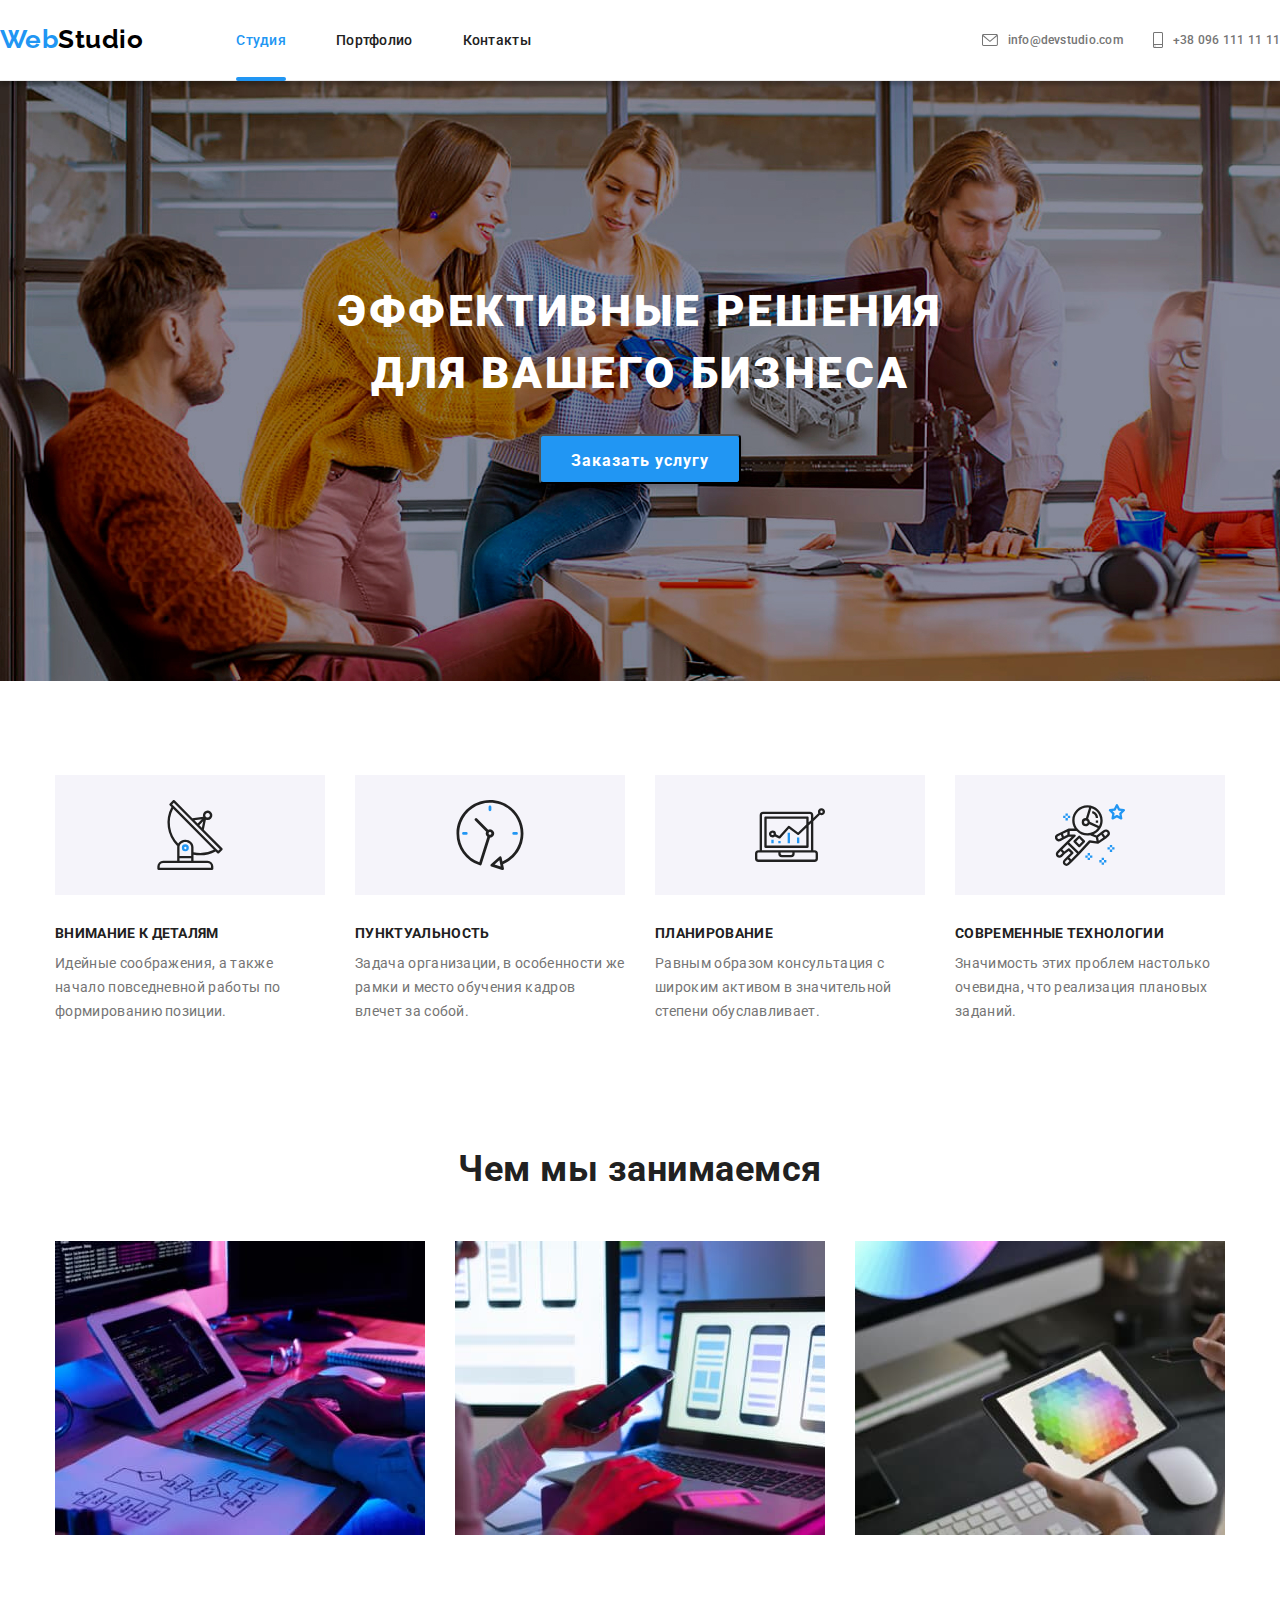
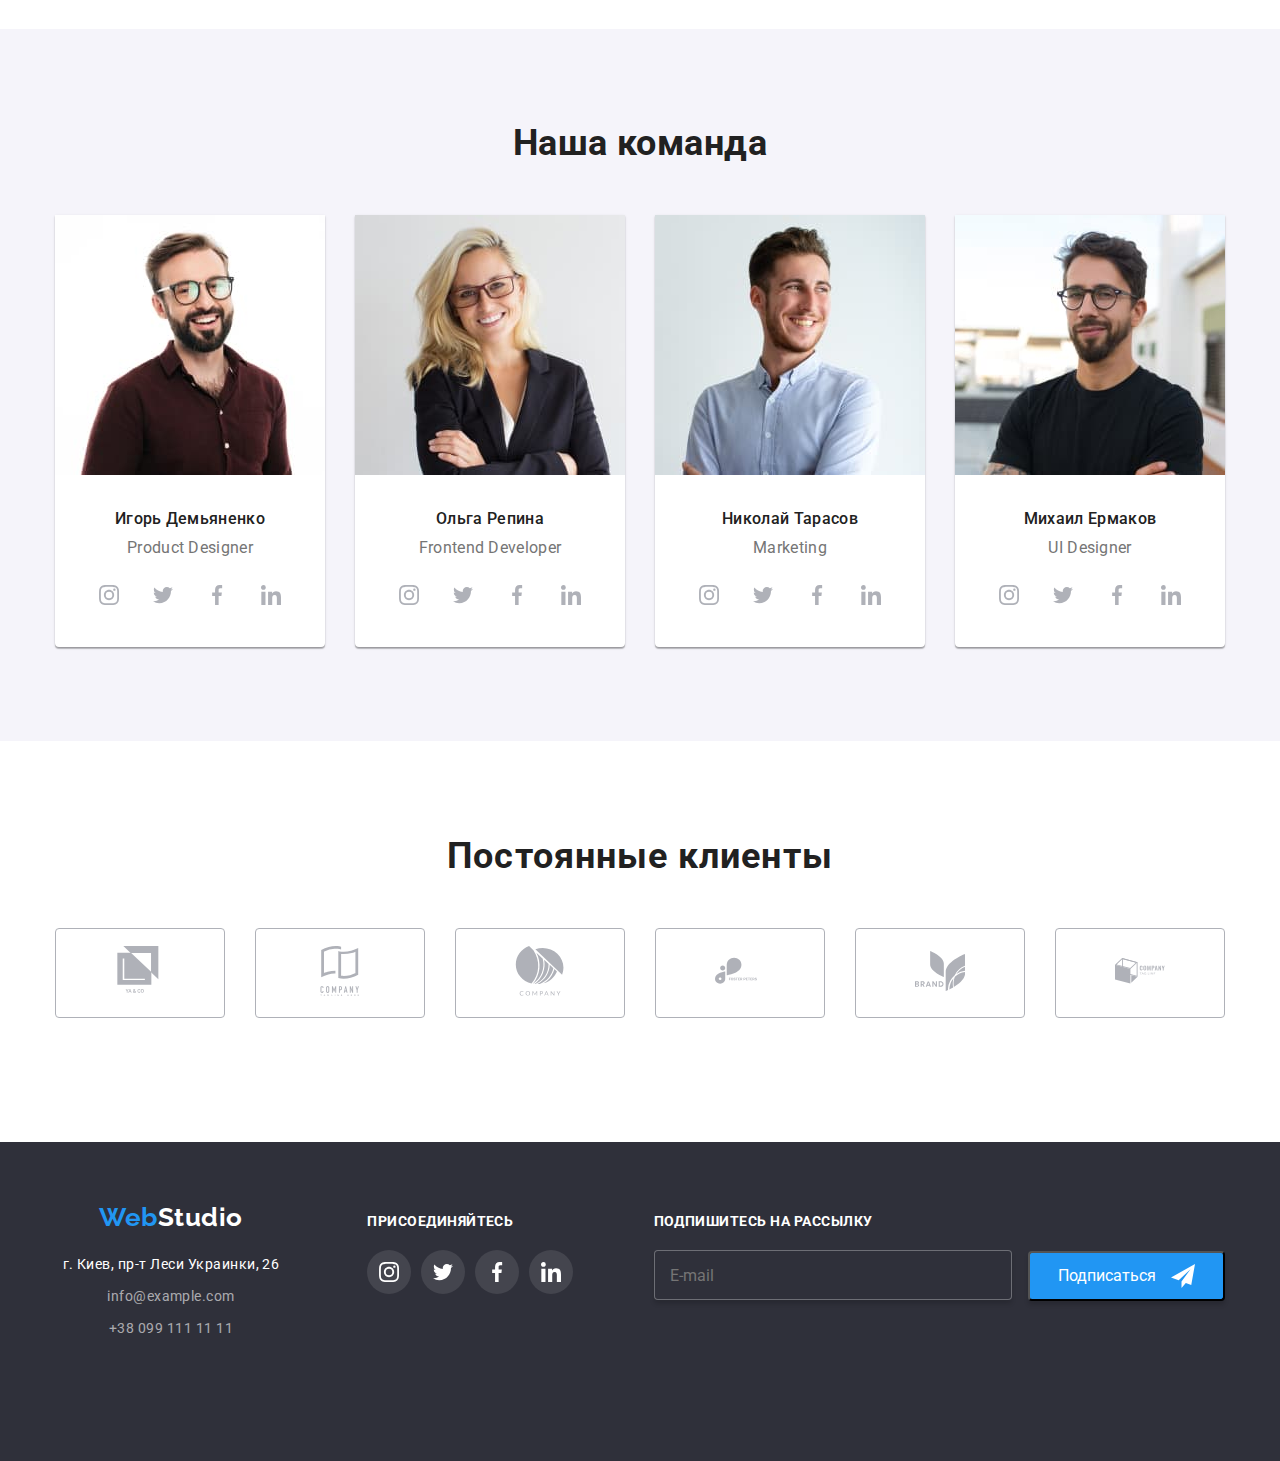
<file: index.html>
<!DOCTYPE html>
<html lang="ru">
<head>
    <meta charset="UTF-8">
    <meta name="viewport" content="width=device-width, initial-scale=1.0">
    <meta name="description" content="Веб Студия" />
    <title>Веб Студия</title>
    <link rel="stylesheet" href="https://cdnjs.cloudflare.com/ajax/libs/modern-normalize/1.0.0/modern-normalize.min.css">
    <link href="https://fonts.googleapis.com/css2?family=Raleway:wght@700&family=Roboto:wght@400;500;700;900&display=swap" rel="stylesheet">
    <link rel="stylesheet" href="./css/main.min.css">
</head>
<body class="body">
    <!--------------------------------------------- header ------------------------------------------------->
    <header class="header">
        <div class="container"></div>
            <nav class="header-nav">
                <a href="index.html" class="header-logo link">Web<span>Studio</span></a>
                <button type="button" class="header-menu" aria-expanded="false" aria-controls="header-menu-container" data-menu-button>
                    <svg width="40" height="40" aria-label="переключатель мобильного меню">
                        <use class="header-menu-open" href="./images/sprite.svg#menu-open"></use>
                        <use class="header-menu-close" href="./images/sprite.svg#menu-close"></use>
                    </svg>
                </button>
                <div class="header-menu-container" id="header-menu-container" data-menu>
                    <div class="header-menu-nav">
                        <ul class="list header-list flex">
                            <li class="header-item">
                                <a href="./index.html" class="header-current-page link header-link"><span class="header-current-page-underline"></span>Студия</a>
                            </li>
                            <li class="header-item">
                                <a href="./portfolio.html" class="header-link link">Портфолио</a>
                            </li>
                            <li class="header-item">
                                <a href="#" class="header-link link">Контакты</a>
                            </li>
                        </ul>
                    </div>
                    <div class="header-menu-contacts">
                        <address class="header-address">
                            <a href="mailto:info@devstudio.com" class="header-address-link link">
                                <svg class="header-address-svg-mail">
                                    <use href="./images/sprite.svg#envelope"></use>
                                </svg>info@devstudio.com</a>
                            <a href="tel:+380961111111" class="header-address-link link">
                                <svg class="header-address-svg-tel">
                                    <use href="./images/sprite.svg#smartphone"></use>
                                </svg>+38 096 111 11 11</a>
                        </address>
                    </div>
                </div>
            </nav>
        </div>
    </header>
    <main>
        <!----------------------------------------- hero ------------------------------------------------>
        <section class="hero" style="text-align: center;">
            <div class="container">
                <h1 class="hero-title"> Эффективные решения <br> для вашего бизнеса </h1>
                <button type="button" class="modal-btn" data-modal-open>Заказать услугу</button>
            </div>
        </section>
        <!---------------------------------------------  advanteges --------------------------------------------->
        <section class="advantages">
           <div class="container">
                <h2 hidden>Наши преимущества</h2>
                <ul class="advantages-list list">
                    <li class="advantages-item">
                        <h3 class="advantages-item-title">Внимание к деталям</h3>
                        <p class="advantages-text">Идейные соображения, а также начало повседневной работы по формированию позиции.</p>
                    </li>
                    <li class="advantages-item">
                        <h3 class="advantages-item-title">Пунктуальность</h3>
                        <p class="advantages-text">Задача организации, в особенности же рамки и место обучения кадров влечет за собой.
                        </p>
                    </li>
                    <li class="advantages-item">
                        <h3 class="advantages-item-title">Планирование</h3>
                        <p class="advantages-text">Равным образом консультация с широким активом в значительной степени обуславливает.
                        </p>
                    </li>
                    <li class="advantages-item">
                        <h3 class="advantages-item-title">Современные технологии</h3>
                        <p class="advantages-text">Значимость этих проблем настолько очевидна, что реализация плановых заданий.</p>
                    </li>
                </ul>
           </div>
        </section>
        <!--------------------------------------------- doing ----------------------------------------------->
        <section class="doing">
           <div class="container">
                <h2 class="doing-title">Чем мы занимаемся</h2>
                <ul class="list doing-flex">
                    <li class="doing-item">
                        <img class="doing-img" src="./images/studio/doing/img-1.jpg" alt="руки на клавиатуре" width="370" height="294">
                    </li>
                    <li class="doing-item">
                        <img class="doing-img" src="./images/studio/doing/img-2.jpg" alt="телефон в левой руке" width="370" height="294">
                    </li>
                    <li class="doing-item">
                        <img class="doing-img" src="./images/studio/doing/img-3.jpg" alt="планшет в левой руке" width="370" height="294">
                    </li>
                </ul>
           </div>
        </section>
        <!------------------------------------------------- team -------------------------------------------->
        <section class="team">
            <div class="container">
                <h2 class="team-title">Наша команда</h2>
                <ul class="team-list list">
                    <li class="team-item">
                        <picture>
                            <source srcset="./images/studio/team/img-1-desktop.jpg 1x, ./images/studio/team/img-1-desktop@2x.jpg 2x" media="(min-width: 1200px)">
                            <source srcset="./images/studio/team/img-1-tab.jpg 1x,  ./images/studio/team/img-1-tab@2x.jpg 2x" media="(min-width: 768px)">
                            <img class="team-item-img" srcset="./images/studio/team/img-1-mob.jpg 1x, ./images/studio/team/img-1-mob@2x.jpg 2x" src="./images/studio/team/img-1-mob.jpg" alt="мужчина с бородой в очках">
                        </picture>
                        <h3 class="team-item-title">Игорь Демьяненко</h3>
                        <p lang="en" class="team-item-text">Product Designer</p>
                        <ul class="list team-social-list">
                            <li class="team-social-item">
                                <a class="team-social-link">
                                    <svg class="team-svg">
                                        <use href="./images/sprite.svg#instagram"></use>
                                    </svg>
                                </a>
                            </li>
                            <li class="team-social-item">
                                <a class="team-social-link">
                                    <svg class="team-svg">
                                        <use href="./images/sprite.svg#twitter"></use>
                                    </svg>
                                </a>
                            </li>
                            <li class="team-social-item">
                                <a class="team-social-link">
                                    <svg class="team-svg">
                                        <use href="./images/sprite.svg#facebook"></use>
                                    </svg>
                                </a>
                            </li>
                            <li class="-team-social-item">
                                <a class="team-social-link">
                                    <svg class="team-svg">
                                        <use href="./images/sprite.svg#linkedin"></use>
                                    </svg>
                                </a>
                            </li>
                        </ul>
                    </li>
                    <li class="team-item">
                        <picture>
                            <source srcset="./images/studio/team/img-2-desktop.jpg 1x, ./images/studio/team/img-2-desktop@2x.jpg 2x" media="(min-width: 1200px)">
                            <source srcset="./images/studio/team/img-2-tab.jpg 1x,  ./images/studio/team/img-2-tab@2x.jpg 2x" media="(min-width: 768px)">
                            <img class="team-item-img" srcset="./images/studio/team/img-2-mob.jpg 1x, ./images/studio/team/img-2-mob@2x.jpg 2x" src="./images/studio/team/img-2-mob.jpg" alt="девушка блондинка">
                        </picture>
                        <h3 class="team-item-title">Ольга Репина</h3>
                        <p lang="en" class="team-item-text">Frontend Developer</p>
                        <ul class="list team-social-list">
                            <li class="team-social-item">
                                <a class="team-social-link">
                                    <svg class="team-svg">
                                        <use href="./images/sprite.svg#instagram"></use>
                                    </svg>
                                </a>
                            </li>
                            <li class="team-social-item">
                                <a class="team-social-link">
                                    <svg class="team-svg">
                                        <use href="./images/sprite.svg#twitter"></use>
                                    </svg>
                                </a>
                            </li>
                            <li class="team-social-item">
                                <a class="team-social-link">
                                    <svg class="team-svg">
                                        <use href="./images/sprite.svg#facebook"></use>
                                    </svg>
                                </a>
                            </li>
                            <li class="team-social-item">
                                <a class="team-social-link">
                                    <svg class="team-svg">
                                        <use href="./images/sprite.svg#linkedin"></use>
                                    </svg>
                                </a>
                            </li>
                        </ul>
                    </li>
                    <li class="team-item">
                        <picture>
                            <source srcset="./images/studio/team/img-3-desktop.jpg 1x, ./images/studio/team/img-3-desktop@2x.jpg 2x" media="(min-width: 1200px)">
                            <source srcset="./images/studio/team/img-3-tab.jpg 1x,  ./images/studio/team/img-3-tab@2x.jpg 2x" media="(min-width: 768px)">
                            <img class="team-item-img" srcset="./images/studio/team/img-3-mob.jpg 1x, ./images/studio/team/img-3-mob@2x.jpg 2x" src="./images/studio/team/img-3-mob.jpg" alt="парень в белой рубашке">
                        </picture>
                        <h3 class="team-item-title">Николай Тарасов</h3>
                        <p lang="en" class="team-item-text">Marketing</p>
                        <ul class="list team-social-list">
                            <li class="team-social-item">
                                <a class="team-social-link">
                                    <svg class="team-svg">
                                        <use href="./images/sprite.svg#instagram"></use>
                                    </svg>
                                </a>
                            </li>
                            <li class="team-social-item">
                                <a class="team-social-link">
                                    <svg class="team-svg">
                                        <use href="./images/sprite.svg#twitter"></use>
                                    </svg>
                                </a>
                            </li>
                            <li class="team-social-item">
                                <a class="team-social-link">
                                    <svg class="team-svg">
                                        <use href="./images/sprite.svg#facebook"></use>
                                    </svg>
                                </a>
                            </li>
                            <li class="team-social-item">
                                <a class="team-social-link">
                                    <svg class="team-svg">
                                        <use href="./images/sprite.svg#linkedin"></use>
                                    </svg>
                                </a>
                            </li>
                        </ul>
                    </li>
                    <li class="team-item">
                        <picture>
                            <source srcset="./images/studio/team/img-4-desktop.jpg 1x, ./images/studio/team/img-4-desktop@2x.jpg 2x" media="(min-width: 1200px)">
                            <source srcset="./images/studio/team/img-4-tab.jpg 1x,  ./images/studio/team/img-4-tab@2x.jpg 2x" media="(min-width: 768px)">
                            <img class="team-item-img" srcset="./images/studio/team/img-4-mob.jpg 1x, ./images/studio/team/img-4-mob@2x.jpg 2x" src="./images/studio/team/img-4-mob.jpg"  alt="парень в чёрной футболке">
                        </picture>
                        <h3 class="team-item-title">Михаил Ермаков</h3>
                        <p lang="en" class="team-item-text">UI Designer</p>
                        <ul class="list team-social-list" >
                            <li class="team-social-item">
                                <a class="team-social-link">
                                    <svg class="team-svg">
                                        <use href="./images/sprite.svg#instagram"></use>
                                    </svg>
                                </a>
                            </li>
                            <li class="team-social-item">
                                <a class="team-social-link">
                                    <svg class="team-svg">
                                        <use href="./images/sprite.svg#twitter"></use>
                                    </svg>
                                </a>
                            </li>
                            <li class="team-social-item">
                                <a class="team-social-link">
                                    <svg class="team-svg">
                                        <use href="./images/sprite.svg#facebook"></use>
                                    </svg>
                                </a>
                            </li>
                            <li class="team-social-item">
                                <a class="team-social-link">
                                    <svg class="team-svg">
                                        <use href="./images/sprite.svg#linkedin"></use>
                                    </svg>
                                </a>
                            </li>
                        </ul>
                    </li>
                </ul>
            </div>
        </section>
        <section class="clients container">
           <div>
                <h2 class="clients-title">Постоянные клиенты</h2>
                <ul class="clients-list list">
                    <li class="clients-item">
                        <a class="clients-link">
                            <svg class="clients-svg">
                                <use href="./images/sprite.svg#logo-1" class="link"> </use>
                            </svg>
                        </a>
                    </li>
                    <li class="clients-item">
                        <a class="clients-link">
                            <svg class="clients-svg">
                                <use href="./images/sprite.svg#logo-2" class="link"> </use>
                            </svg>
                        </a>
                    </li>
                    <li class="clients-item">
                        <a class="clients-link">
                            <svg class="clients-svg">
                                <use href="./images/sprite.svg#logo-3" class="link"> </use>
                            </svg>
                        </a>
                    </li>
                    <li class="clients-item">
                        <a class="clients-link">
                            <svg class="clients-svg">
                                <use href="./images/sprite.svg#logo-4" class="link"> </use>
                            </svg>
                        </a>
                    </li>
                    <li class="clients-item">
                        <a class="clients-link">
                            <svg class="clients-svg">
                                <use href="./images/sprite.svg#logo-5" class="link"> </use>
                            </svg>
                        </a>
                    </li>
                    <li class="clients-item">
                        <a class="clients-link">
                            <svg class="clients-svg">
                                <use href="./images/sprite.svg#logo-6" class="link"> </use>
                            </svg>
                        </a>
                    </li>
                </ul>
           </div> 
        </section>
    </main>
    <!------------------------------------------------------- footer ----------------------------------------------->
    <footer class="footer">
        <div class="footer-container container">
            <div>
                 <a href="index.html" class="footer-logo link">Web<span>Studio</span></a>
                 <address class="footer-address">
                     <a href="https://goo.gl/maps/Dk4rDZdeURu579xs7" target="_blank" class="footer-address-location link"> г. Киев, пр-т Леси Украинки, 26</a>
                     <a href="mailto:nfo@example.com" class="footer-address-mail link">info@example.com</a>
                     <a href="tel:+380991111111" class="footer-address-tel link">+38 099 111 11 11</a>
                 </address>
            </div>
            <div class="footer-join">
                <p class="footer-appeal">Присоединяйтесь</p>
                <ul class="list footer-join-list">
                    <li class="footer-join-item">
                        <a class="footer-join-link">
                            <svg class="footer-join-svg">
                                <use href="./images/sprite.svg#instagram"></use>
                            </svg>
                        </a>
                    </li>
                    <li class="footer-join-item">
                        <a class="footer-join-link">
                            <svg class="footer-join-svg">
                                <use href="./images/sprite.svg#twitter"></use>
                            </svg>
                        </a>
                    </li>
                    <li class="footer-join-item">
                        <a class="footer-join-link">
                            <svg class="footer-join-svg">
                                <use href="./images/sprite.svg#facebook"></use>
                            </svg>
                        </a>
                    </li>
                    <li class="footer-join-item">
                        <a class="footer-join-link">
                            <svg class="footer-join-svg">
                                <use href="./images/sprite.svg#linkedin"></use>
                            </svg>
                        </a>
                    </li>
                </ul>
            </div>
            <div>
                <p class="footer-appeal">Подпишитесь на рассылку</p>
                <input class="footer-sign-up" type="email" name="name" id="sign-up" placeholder="E-mail">
                <button type="submit" class="footer-sign-up-btn">Подписаться
                    <svg class="footer-sign-up-svg">
                        <use href="./images/sprite.svg#send"></use>
                    </svg>
                </button>
            </div>
        </div>
    </footer>
    <!--------------------------------- hero backdrop ------------------------------->
    <div class="hero-backdrop is-hidden" data-modal>
        <div class="hero-backdrop-modal">
            <h2 class="hero-backdrop-title">Оставьте свои данные, мы вам перезвоним</h2>
            <form>
                <div class="hero-backdrop-field">
                    <label class="hero-backdrop-label" for="name">Имя</label>
                    <div class="hero-backdrop-div">
                        <input class="hero-backdrop-input" type="text" name="name" id="name">
                        <svg class="hero-backdrop-svg" width="18" height="18">
                            <use href="./images/sprite.svg#person-black"></use>
                        </svg>
                    </div>
                </div>
                <div class="hero-backdrop-field">
                    <label class="hero-backdrop-label" for="tel">Телефон</label>
                    <div class="hero-backdrop-div">
                        <input class="hero-backdrop-input" type="tel" name="tel" id="tel">
                        <svg class="hero-backdrop-svg" width="18" height="18">
                            <use href="./images/sprite.svg#smartphone-black"></use>
                        </svg>
                    </div>
                </div>
                <div class="hero-backdrop-field">
                    <label class="hero-backdrop-label" for="email">Почта</label>
                    <div class="hero-backdrop-div">
                        <input autofocus class="hero-backdrop-input" type="email" name="email" id="email">
                        <svg class="hero-backdrop-svg" width="18" height="18">
                            <use href="./images/sprite.svg#email-black"></use>
                        </svg>
                    </div>
                </div>
                <div class="hero-backdrop-field">
                    <label class="hero-backdrop-label" for="comment">Комментарий</label>
                    <textarea class="hero-backdrop-comment" name="comment" id="comment" placeholder="Введите текст"></textarea>
                </div>
                <div class="hero-backdrop-checkbox">
                    <input class="hero-backdrop-checkbox-check visually-hidden" type="checkbox" name="checkbox" id="checkbox">
                    <label for="checkbox" class="hero-backdrop-checkbox-label">Соглашаюсь с рассылкой и принимаю&nbsp;<a href=""
                            class="hero-backdrop-checkbox-label-conditions"> Условия договора </a></label>
                </div>
                    <button type="submit" class="hero-backdrop-btn">Отправить</button>
                </form>
                <button type="button" class="hero-backdrop-modal-close" data-modal-close>
                <svg class="hero-backdrop-modal-close-svg">
                    <use href="./images/sprite.svg#close"></use>
                </svg>
                </button>
            </div>
        </div>
        <script src="./js/modal.js"></script>
        <script src="./js/menu.js"></script>
    </body>
    </html>
</file>
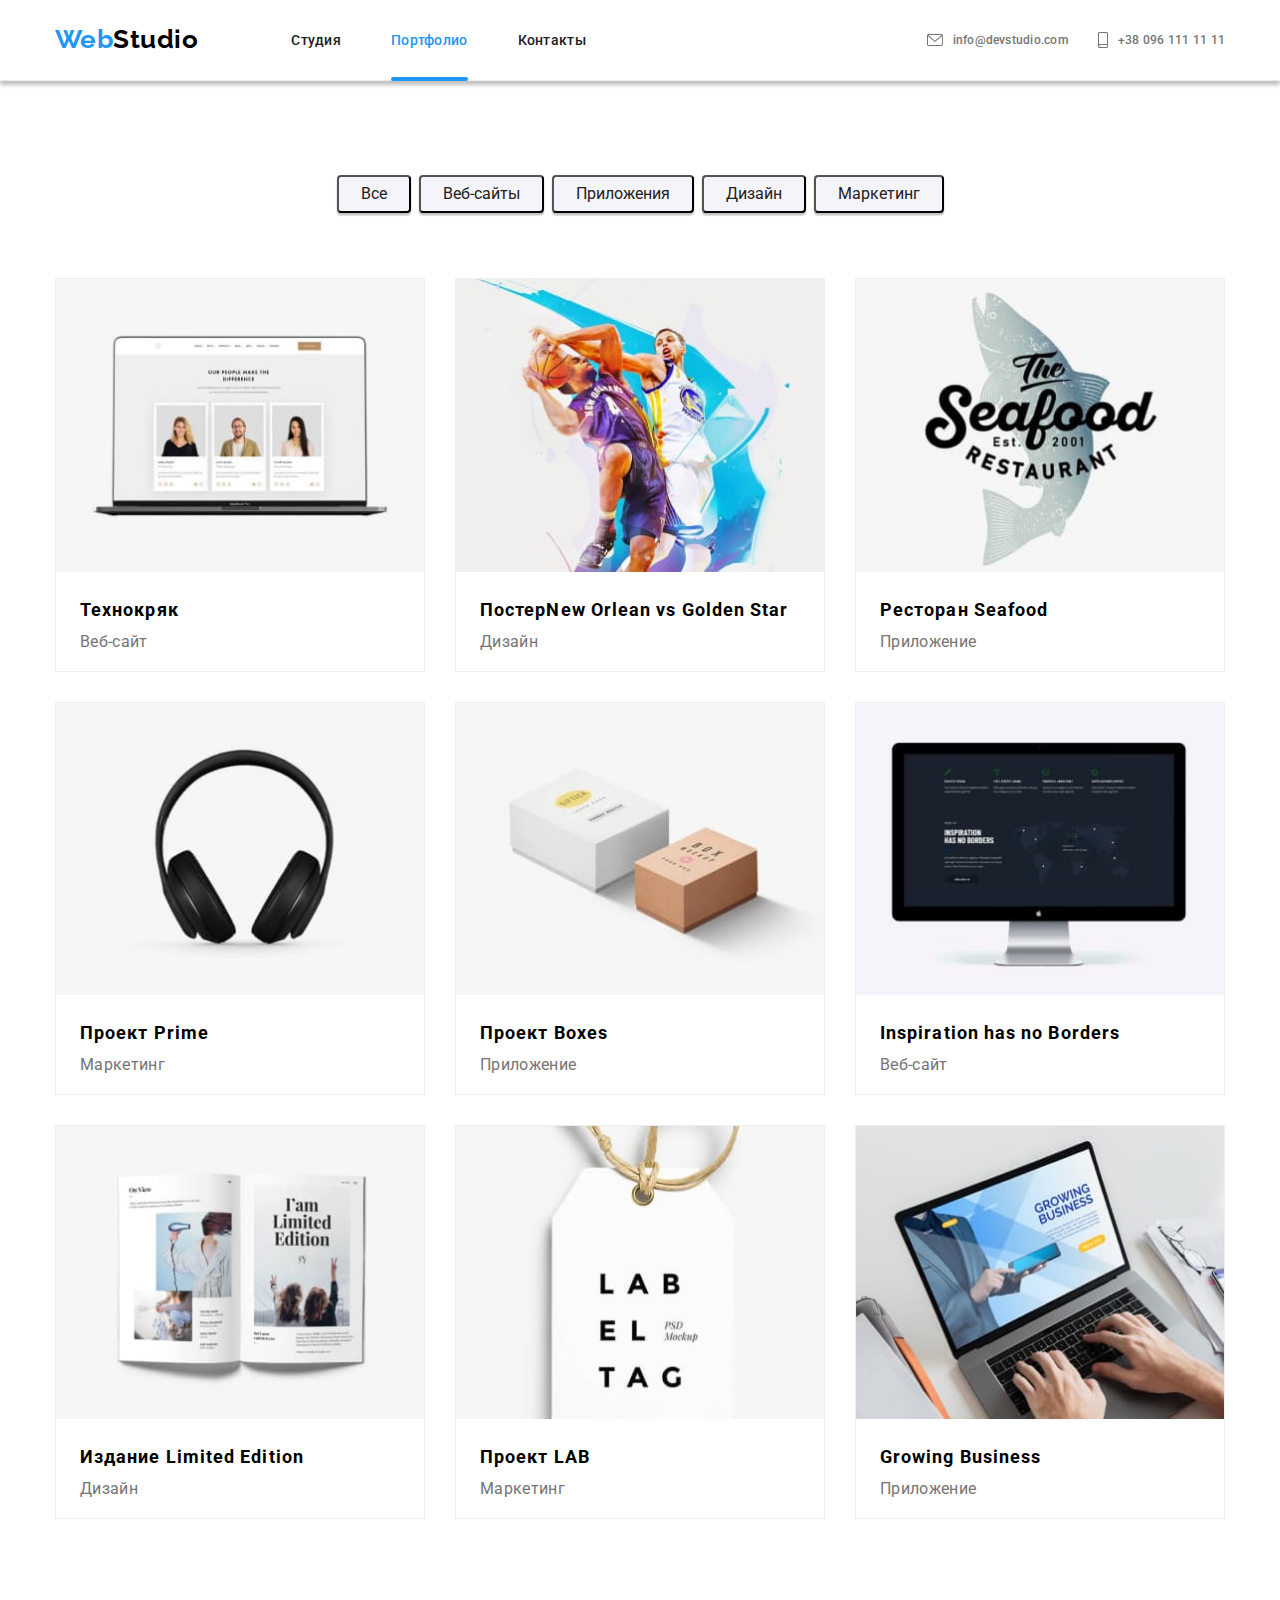
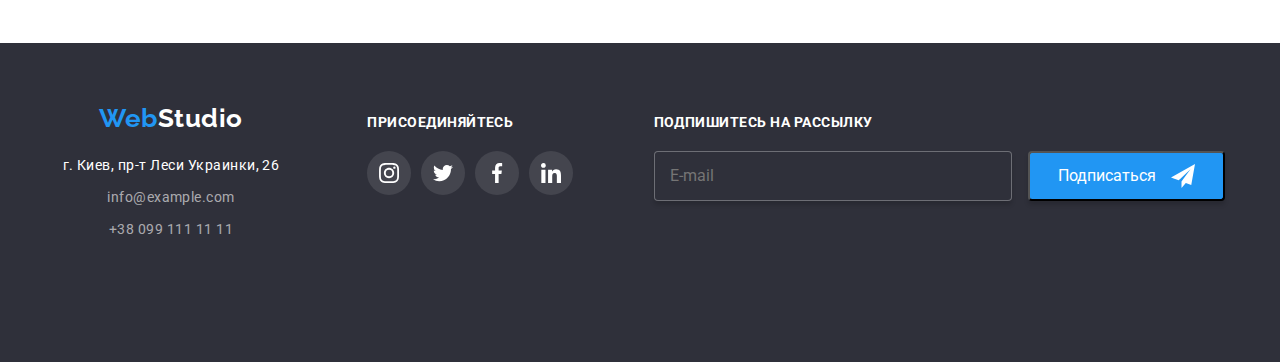
<file: portfolio.html>
<!DOCTYPE html>
<html lang="ru">
<head>
    <meta charset="UTF-8">
    <meta name="viewport" content="width=device-width, initial-scale=1.0">
    <meta name="description" content="Портфолио" />
    <title>Портфолио</title>
    <link href="https://fonts.googleapis.com/css2?family=Raleway:wght@700&family=Roboto:wght@400;500;700&display=swap" rel="stylesheet">
    <link rel="stylesheet" href="https://cdnjs.cloudflare.com/ajax/libs/modern-normalize/1.0.0/modern-normalize.min.css">
    <link rel="stylesheet" href="./css/portfolio.min.css">
</head>
<body class="body">
    <!--------------------------------------------- header ------------------------------------------------->
<header class="header">
    <div class="container">
        <nav class="header-nav">
            <a href="index.html" class="header-logo link">Web<span>Studio</span></a>
            <button type="button" class="header-menu" aria-expanded="false" aria-controls="header-menu-container" data-menu-button>
                <svg width="40" , height="40" aria-label="переключатель мобильного меню">
                    <use class="header-menu-open" href="./images/sprite.svg#menu-open"></use>
                    <use class="header-menu-close" href="./images/sprite.svg#menu-close"></use>
                </svg>
            </button>
            <div class="header-menu-container" id="header-menu-container" data-menu>
                <div class="header-menu-nav">
                    <ul class="list header-list flex">
                        <li class="header-item">
                            <a href="./index.html" class="link header-link">Студия</a>
                        </li>
                        <li class="header-item">
                            <a href="./portfolio.html" class="header-current-page header-link link"><span class="header-current-page-underline"></span>Портфолио</a>
                        </li>
                        <li class="header-item">
                            <a href="#" class="header-link link">Контакты</a>
                        </li>
                    </ul>
                </div>
                <div class="header-menu-contacts">
                    <address class="header-address">
                        <a href="mailto:info@devstudio.com" class="header-address-link link">
                            <svg class="header-address-svg-mail">
                                <use href="./images/sprite.svg#envelope"></use>
                            </svg>info@devstudio.com</a>
                        <a href="tel:+380961111111" class="header-address-link link">
                            <svg class="header-address-svg-tel">
                                <use href="./images/sprite.svg#smartphone"></use>
                            </svg>+38 096 111 11 11</a>
                    </address>
                </div>
            </div>
        </nav>
    </div>
</header>
<!------------------------------- filters ------------------------------------->
    <main>
        <section class="filters">
          <div class="container">
            <h1 hidden>portfolio</h1>
            <ul class="list filters-list">
                <li class="filters-item">
                    <button type="button" class="filters-btn">Все</button>
                </li>
                <li class="filters-item">
                    <button type="button" class="filters-btn">Веб-сайты</button>
                </li>
                <li class="filters-item">
                    <button type="button" class="filters-btn">Приложения</button>
                </li>
                <li class="filters-item">
                    <button type="button" class="filters-btn">Дизайн</button>
                </li>
                <li class="filters-item">
                    <button type="button" class="filters-btn">Маркетинг</button>
                </li>
            </ul>
            <!------------------------------------ projects ---------------------------------------->
            <ul class="projects list">
                <li class="projects-item">
                    <div class="projects-opacity">
                        <p class="projects-transform-text">Технокряк это современная площадка распространения коронавируса. Компании используют эту платформу для цифрового
                            шпионажа и атак на защищённые сервера конкурентов.</p>
                        <picture>
                            <source srcset="./images/portfolio/desk/img-1-desk.jpg 1x, ./images/portfolio/desk/img-1-desk@2x.jpg 2x" media="(min-width: 1200px)">
                            <source srcset="./images/portfolio/tab/img-1-tab.jpg 1x, ./images/portfolio/tab/img-1-tab@2x.jpg 2x" media="(min-width: 768px)">
                            <source srcset="./images/portfolio/mob/img-1-mob.jpg 1x, ./images/portfolio/mob/img-1-mob@2x.jpg 2x" media="(min-width: 320px)">
                            <img class="projects-img" src="./images/portfolio/mob/img-1-mob.jpg" alt="Открытый MacBook">
                        </picture>
                    </div>
                    <div class="projects-group">
                        <h2 class="projects-group-title">Технокряк</h2>
                        <p class="projects-group-text">Веб-сайт</p>
                    </div>
                </li>
                <li class="projects-item">
                    <div class="projects-opacity">
                        <p class="projects-transform-text">Технокряк это современная площадка распространения коронавируса. Компании используют эту платформу для цифрового
                        шпионажа и атак на защищённые сервера конкурентов.</p>
                        <picture>
                            <source srcset="./images/portfolio/desk/img-2-desk.jpg 1x, ./images/portfolio/desk/img-2-desk@2x.jpg 2x" media="(min-width: 1200px)">
                            <source srcset="./images/portfolio/tab/img-2-tab.jpg 1x, ./images/portfolio/tab/img-2-tab@2x.jpg 2x" media="(min-width: 768px)">
                            <source srcset="./images/portfolio/mob/img-2-mob.jpg 1x, ./images/portfolio/mob/img-2-mob@2x.jpg 2x" media="(min-width: 320px)">
                            <img class="projects-img" src="./images/portfolio/mob/img-2-mob.jpg" alt="Открытый MacBook">
                        </picture>
                    </div>
                    <div class="projects-group">
                        <h2 class="projects-group-title">Постер<span lang="en">New Orlean vs Golden Star</span></h2>
                        <p class="projects-group-text">Дизайн</p>
                    </div>
                </li>
                <li class="projects-item">
                    <div class="projects-opacity">
                        <p class="projects-transform-text">Технокряк это современная площадка распространения коронавируса. Компании используют эту платформу для цифрового
                        шпионажа и атак на защищённые сервера конкурентов.</p>
                        <picture>
                            <source srcset="./images/portfolio/desk/img-3-desk.jpg 1x, ./images/portfolio/desk/img-3-desk@2x.jpg 2x" media="(min-width: 1200px)">
                            <source srcset="./images/portfolio/tab/img-3-tab.jpg 1x, ./images/portfolio/tab/img-3-tab@2x.jpg 2x" media="(min-width: 768px)">
                            <source srcset="./images/portfolio/mob/img-3-mob.jpg 1x, ./images/portfolio/mob/img-3-mob@2x.jpg 2x" media="(min-width: 320px)">
                            <img class="projects-img" src="./images/portfolio/mob/img-3-mob.jpg" alt="Открытый MacBook">
                        </picture>
                    </div>
                    <div class="projects-group">
                        <h2 class="projects-group-title">Ресторан <span lang="en"> Seafood</span></h2>
                        <p class="projects-group-text">Приложение</p>
                    </div>
                </li>
                <li class="projects-item">
                    <div class="projects-opacity">
                        <p class="projects-transform-text">Технокряк это современная площадка распространения коронавируса. Компании используют эту платформу для цифрового
                        шпионажа и атак на защищённые сервера конкурентов.</p>
                        <picture>
                            <source srcset="./images/portfolio/desk/img-4-desk.jpg 1x, ./images/portfolio/desk/img-4-desk@2x.jpg 2x" media="(min-width: 1200px)">
                            <source srcset="./images/portfolio/tab/img-4-tab.jpg 1x, ./images/portfolio/tab/img-4-tab@2x.jpg 2x" media="(min-width: 768px)">
                            <source srcset="./images/portfolio/mob/img-4-mob.jpg 1x, ./images/portfolio/mob/img-4-mob@2x.jpg 2x" media="(min-width: 320px)">
                            <img class="projects-img" src="./images/portfolio/mob/img-4-mob.jpg" alt="Открытый MacBook">
                        </picture>
                    </div>
                    <div class="projects-group">
                        <h2 class="projects-group-title">Проект<span lang="en"> Prime</span></h2>
                        <p class="projects-group-text">Маркетинг</p>
                    </div>
                </li>
                <li class="projects-item">
                    <div class="projects-opacity">
                        <p class="projects-transform-text">Технокряк это современная площадка распространения коронавируса. Компании используют эту платформу для цифрового
                        шпионажа и атак на защищённые сервера конкурентов.</p>
                        <picture>
                            <source srcset="./images/portfolio/desk/img-5-desk.jpg 1x, ./images/portfolio/desk/img-5-desk@2x.jpg 2x" media="(min-width: 1200px)">
                            <source srcset="./images/portfolio/tab/img-5-tab.jpg 1x, ./images/portfolio/tab/img-5-tab@2x.jpg 2x" media="(min-width: 768px)">
                            <source srcset="./images/portfolio/mob/img-5-mob.jpg 1x, ./images/portfolio/mob/img-5-mob@2x.jpg 2x" media="(min-width: 320px)">
                            <img class="projects-img" src="./images/portfolio/mob/img-5-mob.jpg" alt="Открытый MacBook">
                        </picture>
                    </div>
                        <div class="projects-group">
                        <h2 class="projects-group-title">Проект <span lang="en"> Boxes</span></h2>
                        <p class="projects-group-text">Приложение</p>
                    </div>
                </li>
                <li class="projects-item">
                    <div class="projects-opacity">
                        <p class="projects-transform-text">Технокряк это современная площадка распространения коронавируса. Компании используют эту платформу для цифрового
                        шпионажа и атак на защищённые сервера конкурентов.</p>
                        <picture>
                            <source srcset="./images/portfolio/desk/img-6-desk.jpg 1x, ./images/portfolio/desk/img-6-desk@2x.jpg 2x" media="(min-width: 1200px)">
                            <source srcset="./images/portfolio/tab/img-6-tab.jpg 1x, ./images/portfolio/tab/img-6-tab@2x.jpg 2x" media="(min-width: 768px)">
                            <source srcset="./images/portfolio/mob/img-6-mob.jpg 1x, ./images/portfolio/mob/img-6-mob@2x.jpg 2x" media="(min-width: 320px)">
                            <img class="projects-img" src="./images/portfolio/mob/img-6-mob.jpg" alt="Открытый MacBook">
                        </picture>
                    </div>
                    <div class="projects-group">
                    <h2 class="projects-group-title" lang="en"> Inspiration has no Borders</h2>
                    <p class="projects-group-text">Веб-сайт</p>
                    </div>
                </li>
                <li class="projects-item">
                    <div class="projects-opacity">
                        <p class="projects-transform-text">Технокряк это современная площадка распространения коронавируса. Компании используют эту платформу для цифрового
                        шпионажа и атак на защищённые сервера конкурентов.</p>
                        <picture>
                            <source srcset="./images/portfolio/desk/img-7-desk.jpg 1x, ./images/portfolio/desk/img-7-desk@2x.jpg 2x" media="(min-width: 1200px)">
                            <source srcset="./images/portfolio/tab/img-7-tab.jpg 1x, ./images/portfolio/tab/img-7-tab@2x.jpg 2x" media="(min-width: 768px)">
                            <source srcset="./images/portfolio/mob/img-7-mob.jpg 1x, ./images/portfolio/mob/img-7-mob@2x.jpg 2x" media="(min-width: 320px)">
                            <img class="projects-img" src="./images/portfolio/mob/img-7-mob.jpg" alt="Открытый MacBook">
                        </picture>
                    </div>
                    <div class="projects-group">
                        <h2 class="projects-group-title">Издание<span lang="en"> Limited Edition</span></h2>
                        <p class="projects-group-text">Дизайн</p>
                    </div>
                </li>
                <li class="projects-item">
                    <div class="projects-opacity">
                        <p class="projects-transform-text">Технокряк это современная площадка распространения коронавируса. Компании используют эту платформу для цифрового
                        шпионажа и атак на защищённые сервера конкурентов.</p>
                        <picture>
                            <source srcset="./images/portfolio/desk/img-8-desk.jpg 1x, ./images/portfolio/desk/img-8-desk@2x.jpg 2x" media="(min-width: 1200px)">
                            <source srcset="./images/portfolio/tab/img-8-tab.jpg 1x, ./images/portfolio/tab/img-8-tab@2x.jpg 2x" media="(min-width: 768px)">
                            <source srcset="./images/portfolio/mob/img-8-mob.jpg 1x, ./images/portfolio/mob/img-8-mob@2x.jpg 2x" media="(min-width: 320px)">
                            <img class="projects-img" src="./images/portfolio/mob/img-8-mob.jpg" alt="Открытый MacBook">
                        </picture>
                    </div>
                    <div class="projects-group">
                        <h2 class="projects-group-title">Проект<span lang="en"> LAB</span></h2>
                        <p class="projects-group-text">Маркетинг</p>
                    </div>
                </li>
                <li class="projects-item">
                    <div class="projects-opacity">
                        <p class="projects-transform-text">Технокряк это современная площадка распространения коронавируса. Компании используют эту платформу для цифрового
                        шпионажа и атак на защищённые сервера конкурентов.</p>
                        <picture>
                            <source srcset="./images/portfolio/desk/img-9-desk.jpg 1x, ./images/portfolio/desk/img-9-desk@2x.jpg 2x" media="(min-width: 1200px)">
                            <source srcset="./images/portfolio/tab/img-9-tab.jpg 1x, ./images/portfolio/tab/img-9-tab@2x.jpg 2x" media="(min-width: 768px)">
                            <source srcset="./images/portfolio/mob/img-9-mob.jpg 1x, ./images/portfolio/mob/img-9-mob@2x.jpg 2x" media="(min-width: 320px)">
                            <img class="projects-img" src="./images/portfolio/mob/img-9-mob.jpg" alt="Открытый MacBook">
                        </picture>
                    </div>
                    <div class="projects-group">
                        <h2 class="projects-group-title" lang="en">Growing Business</h2>
                        <p class="projects-group-text">Приложение</p>
                    </div>
                </li>
            </ul>
          </div>
        </section>
        <!------------------------------------------------------- footer ----------------------------------------------->
<footer class="footer">
    <div class="footer-container container">
        <div>
            <a href="index.html" class="footer-logo link">Web<span>Studio</span></a>
            <address class="footer-address">
                <a href="https://goo.gl/maps/Dk4rDZdeURu579xs7" target="_blank" class="footer-address-location link"> г.
                    Киев, пр-т Леси Украинки, 26</a>
                <a href="mailto:nfo@example.com" class="footer-address-mail link">info@example.com</a>
                <a href="tel:+380991111111" class="footer-address-tel link">+38 099 111 11 11</a>
            </address>
        </div>
        <div class="footer-join">
            <p class="footer-appeal">Присоединяйтесь</p>
            <ul class="list footer-join-list">
                <li class="footer-join-item">
                    <a class="footer-join-link">
                        <svg class="footer-join-svg">
                            <use href="./images/sprite.svg#instagram"></use>
                        </svg>
                    </a>
                </li>
                <li class="footer-join-item">
                    <a class="footer-join-link">
                        <svg class="footer-join-svg">
                            <use href="./images/sprite.svg#twitter"></use>
                        </svg>
                    </a>
                </li>
                <li class="footer-join-item">
                    <a class="footer-join-link">
                        <svg class="footer-join-svg">
                            <use href="./images/sprite.svg#facebook"></use>
                        </svg>
                    </a>
                </li>
                <li class="footer-join-item">
                    <a class="footer-join-link">
                        <svg class="footer-join-svg">
                            <use href="./images/sprite.svg#linkedin"></use>
                        </svg>
                    </a>
                </li>
            </ul>
        </div>
        <div>
            <p class="footer-appeal">Подпишитесь на рассылку</p>
            <input class="footer-sign-up" type="email" name="name" id="sign-up" placeholder="E-mail">
            <button type="submit" class="footer-sign-up-btn">Подписаться
                <svg class="footer-sign-up-svg">
                    <use href="./images/sprite.svg#send">
                </svg>
            </button>
        </div>
    </div>
</footer>
<script src="./js/menu.js"></script>
</body>
</html>
</file>
<file: css/main.min.css>
:root{--color-title: #212121;--accent-color: #2196f3;--bg-color-footer: #2f303a;--accent-button-color: #ffffff;--accent-button-bg-color: #2196f3}.body{font-family:"Roboto", sans-serif;letter-spacing:0.03em;line-height:1.2}*,*::before,*::after{margin:0;padding:0}body.modal-open{overflow:hidden}.link{text-decoration:none}.list{list-style:none;letter-spacing:0.02em}.container{padding:0 15px;margin:0 auto}@media screen and (min-width: 480px){.container{max-width:480px}}@media screen and (min-width: 768px){.container{max-width:768px}}@media screen and (min-width: 1200px){.container{max-width:1200px}}.is-hidden{opacity:0;visibility:hidden;pointer-events:none}.footer-appeal{margin-bottom:20px;font-weight:700;font-size:14px;text-align:center;text-transform:uppercase;color:#ffffff;background-color:var(--bg-color-footer)}@media screen and (min-width: 1200px){.footer-appeal{text-align:left}}.visually-hidden{position:absolute !important;clip:rect(1px 1px 1px 1px);clip:rect(1px, 1px, 1px, 1px);padding:0 !important;border:0 !important;height:1px !important;width:1px !important;overflow:hidden}.header{position:relative;padding-top:16px;padding-bottom:16px;border-bottom:1px solid #ececec}@media screen and (max-width: 767px){.header-nav{display:flex;justify-content:space-between;align-items:center}.header-logo{font-family:Raleway;font-weight:700;font-size:26px;color:#2196f3}.header-logo span{color:#000000}.header-menu{display:inline-flex;border:none;background-color:transparent}.header-menu-close{display:none}.header-menu.is-open .header-menu-close{display:block}.header-menu.is-open .header-menu-open{display:none}.header-menu:hover,.header-menu:focus{fill:var(--accent-color)}.header-menu-container{display:none;position:absolute;top:101%;left:0;width:100%;padding-top:60px;padding-bottom:60px;text-align:center;background-color:#fff}.header-menu-container.is-open{display:block}.header-menu-nav{margin-bottom:60px}.header-item:not(:last-child){margin-bottom:40px}.header-link{transition:all 250ms cubic-bezier(0.4, 0, 0.2, 1);font-weight:500;font-size:18px;line-height:1.166;letter-spacing:0.02em;color:#212121}.header-link:hover,.header-link:focus{color:#2196f3}.header-current-page{position:relative;color:#2196f3}.header-current-page-underline{position:absolute;bottom:-9px;width:100%;height:4px;border-radius:2px;background-color:#2196f3}.header-address-link{display:block;font-style:normal;font-weight:500;font-size:18px;line-height:1.166;color:#757575}.header-address-link:not(:last-child){margin-bottom:16px}.header .header-address-svg-mail{display:inline-block;margin-right:10px;width:16px;height:11px;fill:#757575}.header .header-address-svg-tel{display:inline-block;margin-right:10px;width:10px;height:15px;fill:#757575}}@media screen and (min-width: 768px){.header{padding-top:21px;padding-bottom:21px}.header-nav{display:flex}.header-logo{margin-right:88px;font-size:24px;color:#2196f3}.header span{color:#000000}.header-list{display:flex}.header-item:not(:last-child){margin-right:50px}.header-menu{display:none}.header-menu-nav{margin-right:84px}.header-menu-container{display:flex;align-items:center;flex-grow:1}.header-link{transition:all 250ms cubic-bezier(0.4, 0, 0.2, 1);font-weight:500;font-size:14px;line-height:1.142;letter-spacing:0.02em;color:#212121}.header-link:hover,.header-link:focus{color:#2196f3}.header-current-page{position:relative;color:#2196f3}.header-current-page-underline{position:absolute;width:100%;height:4px;bottom:-33px;border-radius:2px;background-color:#2196f3}.header-menu-contacts{margin-left:auto}.header-address-link{display:block;font-style:normal;font-weight:500;font-size:12px;line-height:1.166;letter-spacing:0.02em;color:#757575}.header-address-link:not(:last-child){margin-bottom:10px}.header-address-svg-mail{margin-right:8px;width:14px;height:10px;fill:#757575}.header-address-svg-tel{margin-right:8px;width:10px;height:14px;fill:#757575}}@media screen and (min-width: 1200px){.header{padding-top:24px;padding-bottom:25px;box-shadow:0px 4px 4px rgba(0,0,0,0.25)}.header-logo{margin-right:93px;font-family:Raleway;font-weight:700;font-size:26px}.header-menu-nav{margin-right:0}.header-address{display:flex}.header-address-link{display:flex;align-items:center}.header-address-link:not(:last-child){margin-right:30px;margin-bottom:0}.header-address-link:hover,.header-address-link:focus{cursor:pointer;color:var(--accent-color)}.header-address-link:hover .header-address-svg-mail,.header-address-link:focus .header-address-svg-mail{fill:var(--accent-color)}.header-address-link:hover .header-address-svg-tel,.header-address-link:focus .header-address-svg-tel{fill:var(--accent-color)}.header-address-svg-mail{margin-right:10px;width:16px;height:12px;fill:#757575}.header-address-svg-tel{margin-right:10px;width:10px;height:16px;fill:#757575}}.hero{padding-top:118px;padding-bottom:118px;background-image:linear-gradient(rgba(47,48,58,0.4), rgba(47,48,58,0.4)),url(../images/studio/hero/hero-mob.jpg);background-repeat:no-repeat;background-size:cover}.hero-title{margin-bottom:30px;font-weight:900;font-size:26px;line-height:1.6;text-align:center;letter-spacing:0.06em;text-transform:uppercase;color:#ffffff}.modal-btn{min-width:200px;height:50px;padding:10px 30px;border-radius:4px;box-shadow:0px 4px 4px rgba(0,0,0,0.15);font-weight:700;font-size:16px;line-height:1.875;letter-spacing:0.06em;color:#ffffff;background-color:#2196f3}@media screen and (min-width: 768px){.hero{background-image:url(../images/studio/hero/hero-tablet.jpg)}}@media screen and (min-width: 768px) and (min-device-pixel-ratio: 2) and (min-width: 768px), screen and (min-width: 768px) and (min-resolution: 192dpi) and (min-width: 768px), screen and (min-width: 768px) and (min-resolution: 2dppx) and (min-width: 768px){.hero{background-image:url(../images/studio/hero/hero-tablet@2x.jpg)}}@media screen and (min-width: 1200px){.hero{max-width:1600px;height:600px;padding-top:200px;padding-bottom:200px;margin-right:auto;margin-left:auto;background-image:url(../images/studio/hero/hero-desktop.jpg);background-color:#c4c4c4}.hero-title{margin-top:0;font-size:44px;line-height:1.4}}@media screen and (min-width: 1200px) and (min-device-pixel-ratio: 2) and (min-width: 1200px), screen and (min-width: 1200px) and (min-resolution: 192dpi) and (min-width: 1200px), screen and (min-width: 1200px) and (min-resolution: 2dppx) and (min-width: 1200px){.hero{background-image:linear-gradient(rgba(47,48,58,0.4), rgba(47,48,58,0.4)),url(../images/studio/hero/hero-desktop@2x.jpg)}}.advantages{padding-top:60px;padding-bottom:60px}.advantages-item{width:448px}.advantages-item:not(:last-child){margin-bottom:30px}.advantages-item::before{content:"";display:block;height:226px;margin-bottom:30px;background-size:70px;background-repeat:no-repeat;background-position:center;background-color:#f5f4fa}.advantages-item:nth-child(1)::before{background-image:url(../images/studio/advanteges/antenna.svg)}.advantages-item:nth-child(2)::before{background-image:url(../images/studio/advanteges/clock.svg)}.advantages-item:nth-child(3)::before{background-image:url(../images/studio/advanteges/diagram.svg)}.advantages-item:nth-child(4)::before{background-image:url(../images/studio/advanteges/astronaut.svg)}.advantages-item-title{margin-bottom:10px;font-weight:700;font-size:14px;text-align:center;text-transform:uppercase;color:#212121}.advantages-text{font-weight:400;font-size:14px;line-height:1.71;color:#757575}@media screen and (min-width: 768px){.advantages-list{display:flex;flex-wrap:wrap}.advantages-item{width:354px}.advantages-item:nth-child(odd){margin-right:30px}.advantages-item::before{height:120px}.advantages-item-title{text-align:left}}@media screen and (min-width: 1200px){.advantages{padding-top:94px;padding-bottom:94px}.advantages-list{display:flex}.advantages-item{width:270px}.advantages-item:not(:last-child){margin-right:30px}.advantages-item-title{margin-bottom:10px;font-weight:700;font-size:14px;text-align:left;text-transform:uppercase;color:#212121}}@media screen and (max-width: 1199px){.doing{display:none;padding-top:0;padding-bottom:0}}@media screen and (min-width: 1200px){.doing{width:100%;padding-bottom:94px}.doing-flex{display:flex}.doing-title{margin-bottom:50px;font-weight:700;font-size:36px;text-align:center;color:var(--color-title)}.doing-item:not(:last-child){margin-right:30px}.doing-img{display:block}}.team{padding-top:60px;padding-bottom:60px;background-color:#f5f4fa}.team-title{margin-bottom:30px;font-weight:700;font-size:28px;line-height:1.178;text-align:center;color:var(--color-title)}.team-item{width:450px;padding-bottom:24px;border-radius:0px 0px 4px 4px;box-shadow:0px 1px 3px rgba(0,0,0,0.12),0px 1px 1px rgba(0,0,0,0.14),0px 2px 1px rgba(0,0,0,0.2);background-color:#ffffff}.team-item-img{width:100%;height:auto;margin-bottom:30px}.team-item-title{margin-bottom:10px;font-weight:500;font-size:16px;line-height:1.187;text-align:center;color:var(--color-title)}.team-item-text{margin-bottom:16px;font-weight:400;font-size:16px;line-height:1.187;text-align:center;color:#757575}.team-social-list{display:flex;justify-content:center}.team-social-item{display:inline-block}.team-social-item:not(:last-child){margin-right:10px}.team-social-link{display:flex;justify-content:center;align-items:center;transition:all 250ms cubic-bezier(0.4, 0, 0.2, 1);width:44px;height:44px;padding:12px;border-radius:50%;background-color:transparent}.team-svg{fill:#afb1b8}@media screen and (min-width: 768px){.team-list{display:flex;flex-wrap:wrap}.team-item{width:354px}.team-item:nth-child(odd){margin-right:30px}}@media screen and (min-width: 1200px){.team{padding-top:94px;padding-bottom:94px}.team-title{margin-bottom:50px;font-size:36px;line-height:1.166}.team-list{flex-wrap:nowrap}.team-item{width:270px;padding-bottom:30px}.team-item:not(:last-child){margin-right:30px}.team-item-title{margin-bottom:10px;font-weight:500;font-size:16px;text-align:center}.team-social-link:hover,.team-social-link:focus{cursor:pointer;background-color:var(--accent-color)}.team-social-link:hover .team-svg,.team-social-link:focus .team-svg{fill:#ffffff}.team-svg{fill:#afb1b8}}.clients{padding-top:60px;padding-bottom:60px}.clients-title{margin-bottom:30px;font-weight:700;font-size:28px;text-align:center;letter-spacing:0.03em;color:var(--color-title)}.clients-list{display:flex;flex-wrap:wrap}.clients-item{display:flex;justify-content:center;align-items:center;transition:all 250ms cubic-bezier(0.4, 0, 0.2, 1);width:210px;height:90px;border:1px solid #afb1b8;border-radius:4px}.clients-item:nth-child(odd){margin-right:30px}.clients-item:hover,.clients-item:focus{border:1px solid var(--accent-color)}.clients-item:hover:hover .clients-svg,.clients-item:hover:focus .clients-svg,.clients-item:focus:hover .clients-svg,.clients-item:focus:focus .clients-svg{fill:var(--accent-color)}.clients-svg{width:50px;height:50px;fill:#afb1b8}@media screen and (min-width: 320px), (max-width: 767px){.clients-item:nth-child(-n+4){margin-bottom:30px}}@media screen and (min-width: 768px){.clients-item{width:226px}.clients-item{margin-right:30px}.clients-item:nth-child(3n+3){margin-right:0}.clients-item:nth-child(-n+3){margin-bottom:30px}}@media screen and (min-width: 1200px){.clients{padding-top:94px;padding-bottom:94px}.clients-title{margin-bottom:50px;font-size:36px}.clients-list{display:flex;justify-content:center}.clients-item{width:170px}.clients-item:not(:last-child){margin-right:30px}.clients-item:hover,.clients-item:focus{border:1px solid var(--accent-color);cursor:pointer}.clients-item:hover .clients-svg,.clients-item:focus .clients-svg{fill:var(--accent-color)}.clients-item-svg{fill:#afb1b8}}.footer{padding-top:60px;padding-bottom:60px;background-color:#2f303a}.footer-logo{display:flex;justify-content:center;margin-bottom:20px;font-family:Raleway;font-weight:700;font-size:26px;color:#2196f3}.footer-logo span{color:#ffffff}.footer-address{display:flex;flex-direction:column;align-items:center;min-width:232px;font-style:normal}.footer-address-location{font-weight:400;font-size:14px;line-height:1.7;margin-bottom:8px;color:#ffffff}.footer-address-mail{margin-bottom:8px;font-weight:400;font-size:14px;line-height:1.7;color:rgba(255,255,255,0.6)}.footer-address-tel{margin-bottom:60px;font-weight:400;font-size:14px;line-height:1.7;color:rgba(255,255,255,0.6)}.footer-join-list{display:flex;justify-content:center;margin-bottom:60px}.footer-join-item:not(:last-child){margin-right:10px}.footer-join-link{display:flex;width:44px;height:44px;padding:12px;border-radius:50%;background-color:rgba(255,255,255,0.1)}.footer-join-svg{fill:#ffffff}.footer-sign-up{width:450px;height:50px;padding:15px;margin-bottom:20px;border:1px solid rgba(255,255,255,0.3);border-radius:4px;box-shadow:0px 4px 4px rgba(0,0,0,0.15);color:rgba(255,255,255,0.6);background-color:#2f303a}.footer-sign-up-btn{display:flex;align-items:center;justify-content:space-between;min-width:197px;height:50px;padding:10px 28px;margin-left:auto;margin-right:auto;box-shadow:0px 4px 4px rgba(0,0,0,0.15);border-radius:4px;color:#ffffff;background-color:#2196f3}.footer-sign-up-svg{width:24px;height:24px;fill:#ffffff}@media screen and (min-width: 768px){.footer-container{display:flex;flex-wrap:wrap;justify-content:space-around}}@media screen and (min-width: 1200px){.footer-container{display:flex;justify-content:space-between;align-items:baseline}.footer-join-link{transition:all 250ms cubic-bezier(0.4, 0, 0.2, 1)}.footer-join-link:hover,.footer-join-link:focus{cursor:pointer;background-color:var(--accent-color)}.footer-join-svg{fill:#ffffff}.footer-sign-up{width:358px;margin-right:12px}.footer-sign-up-btn{display:inline-flex}}.hero-backdrop{position:fixed;top:50%;left:50%;transform:translate(-50%, -50%);transition:all 250ms cubic-bezier(0.4, 0, 0.2, 1);overflow:scroll;width:100%;height:100%;background-color:rgba(0,0,0,0.2)}.hero-backdrop-modal{position:relative;top:50%;left:50%;transform:translate(-50%, 0);width:450px;padding:38px;border-radius:4px;box-shadow:0px 1px 3px rgba(0,0,0,0.12),0px 1px 1px rgba(0,0,0,0.14),0px 2px 1px rgba(0,0,0,0.2);background-color:#ffffff}.hero-backdrop-modal-close{position:absolute;top:8px;right:8px;display:flex;transition:all 250ms cubic-bezier(0.4, 0, 0.2, 1);width:30px;height:30px;padding:10px;border:1px solid rgba(0,0,0,0.1);border-radius:50%;background-color:#ffffff}.hero-backdrop-modal-close:hover,.hero-backdrop-modal-close:focus{cursor:pointer;background-color:var(--accent-color)}.hero-backdrop-modal-close:hover .hero-backdrop-modal-close-svg,.hero-backdrop-modal-close:focus .hero-backdrop-modal-close-svg{fill:#ffffff}.hero-backdrop-modal-close-svg{width:11px;height:11px;fill:#212121}.hero-backdrop-title{margin-bottom:30px;font-weight:700;font-size:20px;line-height:1.5;text-align:center;color:#212121}.hero-backdrop-field{display:flex;flex-direction:column;margin-bottom:20px}.hero-backdrop-label{font-size:12px;line-height:1.166;letter-spacing:0.01em;color:#757575}.hero-backdrop-label:not(:last-child){margin-bottom:4px}.hero-backdrop-div{position:relative}.hero-backdrop-input{transition:all 250ms cubic-bezier(0.4, 0, 0.2, 1);width:100%;height:40px;margin:0;padding-left:15px;border:1px solid rgba(33,33,33,0.2);border-radius:4px}.hero-backdrop-input:hover,.hero-backdrop-input:focus{cursor:pointer;border-color:var(--accent-color)}.hero-backdrop-input:hover+.hero-backdrop-svg,.hero-backdrop-input:focus+.hero-backdrop-svg{fill:var(--accent-color)}.hero-backdrop-svg{position:absolute;top:50%;left:15px;margin:0;padding:0;transform:translateY(-50%);transition:all 250ms cubic-bezier(0.4, 0, 0.2, 1)}.hero-backdrop-comment{resize:none;transition:all 250ms cubic-bezier(0.4, 0, 0.2, 1);width:370px;height:120px;padding:12px 16px;border:1px solid rgba(33,33,33,0.2);border-radius:4px}.hero-backdrop-comment:hover,.hero-backdrop-comment:focus{border:1px solid var(--accent-color)}.hero-backdrop-comment::placeholder{font-size:14px;letter-spacing:0.01em;color:rgba(117,117,117,0.5)}.hero-backdrop-checkbox{appearance:none;-webkit-appearance:none;margin-bottom:31px}.hero-backdrop-checkbox-label{display:flex;align-items:center;justify-content:center;font-size:12px;line-height:1.166;color:#757575}.hero-backdrop-checkbox-label::before{content:"";display:inline-block;width:16px;height:15px;border:2px solid #212121;border-radius:2px;margin-right:8px;background-color:#fff}.hero-backdrop-checkbox-check:checked+.hero-backdrop-checkbox-label::before{width:16px;height:15px;border:2px solid #212121;border-radius:2px;margin-right:8px;background-image:url(../.././images/studio/hero-backdrop/check.svg);background-position:center;background-size:contain}.hero-backdrop-checkbox-label-conditions{text-decoration:underline;color:#2196f3}.hero-backdrop-btn{display:block;min-width:200px;height:50px;padding:10px 55px;border-color:#2196f3;border-radius:4px;margin:0 auto;box-shadow:0px 4px 4px rgba(0,0,0,0.15);font-weight:700;font-size:16px;line-height:1.875;text-align:center;letter-spacing:0.06em;color:#ffffff;background-color:#2196f3}.hero-backdrop-btn:hover,.hero-backdrop-btn:focus{cursor:pointer}
/*# sourceMappingURL=main.min.css.map */
</file>
<file: css/portfolio.min.css>
:root{--color-title: #212121;--accent-color: #2196f3;--bg-color-footer: #2f303a;--accent-button-color: #ffffff;--accent-button-bg-color: #2196f3}.body{font-family:"Roboto", sans-serif;letter-spacing:0.03em;line-height:1.2}*,*::before,*::after{margin:0;padding:0}body.modal-open{overflow:hidden}.link{text-decoration:none}.list{list-style:none;letter-spacing:0.02em}.container{padding:0 15px;margin:0 auto}@media screen and (min-width: 480px){.container{max-width:480px}}@media screen and (min-width: 768px){.container{max-width:768px}}@media screen and (min-width: 1200px){.container{max-width:1200px}}.footer-appeal{margin-bottom:20px;font-weight:700;font-size:14px;text-align:center;text-transform:uppercase;color:#ffffff;background-color:var(--bg-color-footer)}@media screen and (min-width: 1200px){.footer-appeal{text-align:left}}.header{position:relative;padding-top:16px;padding-bottom:16px;border-bottom:1px solid #ececec}@media screen and (max-width: 767px){.header-nav{display:flex;justify-content:space-between;align-items:center}.header-logo{font-family:Raleway;font-weight:700;font-size:26px;color:#2196f3}.header-logo span{color:#000000}.header-menu{display:inline-flex;border:none;background-color:transparent}.header-menu-close{display:none}.header-menu.is-open .header-menu-close{display:block}.header-menu.is-open .header-menu-open{display:none}.header-menu:hover,.header-menu:focus{fill:var(--accent-color)}.header-menu-container{display:none;position:absolute;top:101%;left:0;width:100%;padding-top:60px;padding-bottom:60px;text-align:center;background-color:#fff}.header-menu-container.is-open{display:block}.header-menu-nav{margin-bottom:60px}.header-item:not(:last-child){margin-bottom:40px}.header-link{transition:all 250ms cubic-bezier(0.4, 0, 0.2, 1);font-weight:500;font-size:18px;line-height:1.166;letter-spacing:0.02em;color:#212121}.header-link:hover,.header-link:focus{color:#2196f3}.header-current-page{position:relative;color:#2196f3}.header-current-page-underline{position:absolute;bottom:-9px;width:100%;height:4px;border-radius:2px;background-color:#2196f3}.header-address-link{display:block;font-style:normal;font-weight:500;font-size:18px;line-height:1.166;color:#757575}.header-address-link:not(:last-child){margin-bottom:16px}.header .header-address-svg-mail{display:inline-block;margin-right:10px;width:16px;height:11px;fill:#757575}.header .header-address-svg-tel{display:inline-block;margin-right:10px;width:10px;height:15px;fill:#757575}}@media screen and (min-width: 768px){.header{padding-top:21px;padding-bottom:21px}.header-nav{display:flex}.header-logo{margin-right:88px;font-size:24px;color:#2196f3}.header span{color:#000000}.header-list{display:flex}.header-item:not(:last-child){margin-right:50px}.header-menu{display:none}.header-menu-nav{margin-right:84px}.header-menu-container{display:flex;align-items:center;flex-grow:1}.header-link{transition:all 250ms cubic-bezier(0.4, 0, 0.2, 1);font-weight:500;font-size:14px;line-height:1.142;letter-spacing:0.02em;color:#212121}.header-link:hover,.header-link:focus{color:#2196f3}.header-current-page{position:relative;color:#2196f3}.header-current-page-underline{position:absolute;width:100%;height:4px;bottom:-33px;border-radius:2px;background-color:#2196f3}.header-menu-contacts{margin-left:auto}.header-address-link{display:block;font-style:normal;font-weight:500;font-size:12px;line-height:1.166;letter-spacing:0.02em;color:#757575}.header-address-link:not(:last-child){margin-bottom:10px}.header-address-svg-mail{margin-right:8px;width:14px;height:10px;fill:#757575}.header-address-svg-tel{margin-right:8px;width:10px;height:14px;fill:#757575}}@media screen and (min-width: 1200px){.header{padding-top:24px;padding-bottom:25px;box-shadow:0px 4px 4px rgba(0,0,0,0.25)}.header-logo{margin-right:93px;font-family:Raleway;font-weight:700;font-size:26px}.header-menu-nav{margin-right:0}.header-address{display:flex}.header-address-link{display:flex;align-items:center}.header-address-link:not(:last-child){margin-right:30px;margin-bottom:0}.header-address-link:hover,.header-address-link:focus{cursor:pointer;color:var(--accent-color)}.header-address-link:hover .header-address-svg-mail,.header-address-link:focus .header-address-svg-mail{fill:var(--accent-color)}.header-address-link:hover .header-address-svg-tel,.header-address-link:focus .header-address-svg-tel{fill:var(--accent-color)}.header-address-svg-mail{margin-right:10px;width:16px;height:12px;fill:#757575}.header-address-svg-tel{margin-right:10px;width:10px;height:16px;fill:#757575}}.filters{padding-top:60px;padding-bottom:60px}.filters-list{display:flex;flex-wrap:wrap;margin-bottom:40px}.filters-item{margin-bottom:15px}.filters-item:not(:last-child){margin-right:8px}.filters-btn{min-width:73px;height:38px;padding:6px 22px;border-radius:4px;box-shadow:0px 3px 1px rgba(0,0,0,0.1),0px 1px 2px rgba(0,0,0,0.08),0px 2px 2px rgba(0,0,0,0.12);color:#212121;background-color:#f5f4fa}.filters-btn:hover,.filters-btn:focus{color:var(--accent-button-color);background-color:var(--accent-button-bg-color)}@media screen and (min-width: 768px){.filters-list{display:flex;justify-content:center;margin-bottom:30px}}@media screen and (min-width: 1200px){.filters{padding-top:94px;padding-bottom:94px}.filters-list{margin-bottom:50px}.filters-btn{transition:all 250ms cubic-bezier(0.4, 0, 0.2, 1)}.filters-btn:hover,.filters-btn:focus{cursor:pointer;color:var(--accent-button-color);background-color:var(--accent-button-bg-color)}}.projects-item{position:relative;width:100%;padding-bottom:20px;border:1px solid #eeeeee}.projects-item:not(:last-child){margin-bottom:30px}.projects-item:hover{cursor:pointer;box-shadow:0px 1px 1px rgba(0,0,0,0.12),0px 4px 4px rgba(0,0,0,0.06),1px 4px 6px rgba(0,0,0,0.16)}.projects-item:hover .projects-transform-text{opacity:1;visibility:visible;transform:translateY(0);transition:all 250ms cubic-bezier(0.4, 0, 0.2, 1)}.projects-opacity{position:relative}.projects-transform-text{opacity:0;visibility:hidden;position:absolute;top:0;left:0;transform:translateY(100%);width:100%;height:100%;padding:77px 24px;font-weight:400;font-size:18px;line-height:1.5;color:#ffffff;background-color:rgba(33,150,243,0.9)}.projects-img{display:block;width:100%;margin-bottom:20px}.projects-group{padding:0 24px}.projects-group-title{margin-bottom:4px;font-weight:700;font-size:18px;line-height:2;letter-spacing:0.06em;color:#000000}.projects-group-text{color:#757575}@media screen and (min-width: 768px){.projects{display:flex;flex-wrap:wrap}.projects-item{width:calc((100% - 30px) / 2);margin-bottom:30px}.projects-item:nth-child(odd){margin-right:30px}.projects-transform-text{padding:49px 24px}}@media screen and (min-width: 1200px){.projects-item{width:calc((100% - 60px) / 3);margin-right:30px}.projects-item:nth-child(3n){margin-right:0}.projects-transform-text{padding:49px 24px}}.footer{padding-top:60px;padding-bottom:60px;background-color:#2f303a}.footer-logo{display:flex;justify-content:center;margin-bottom:20px;font-family:Raleway;font-weight:700;font-size:26px;color:#2196f3}.footer-logo span{color:#ffffff}.footer-address{display:flex;flex-direction:column;align-items:center;min-width:232px;font-style:normal}.footer-address-location{font-weight:400;font-size:14px;line-height:1.7;margin-bottom:8px;color:#ffffff}.footer-address-mail{margin-bottom:8px;font-weight:400;font-size:14px;line-height:1.7;color:rgba(255,255,255,0.6)}.footer-address-tel{margin-bottom:60px;font-weight:400;font-size:14px;line-height:1.7;color:rgba(255,255,255,0.6)}.footer-join-list{display:flex;justify-content:center;margin-bottom:60px}.footer-join-item:not(:last-child){margin-right:10px}.footer-join-link{display:flex;width:44px;height:44px;padding:12px;border-radius:50%;background-color:rgba(255,255,255,0.1)}.footer-join-svg{fill:#ffffff}.footer-sign-up{width:450px;height:50px;padding:15px;margin-bottom:20px;border:1px solid rgba(255,255,255,0.3);border-radius:4px;box-shadow:0px 4px 4px rgba(0,0,0,0.15);color:rgba(255,255,255,0.6);background-color:#2f303a}.footer-sign-up-btn{display:flex;align-items:center;justify-content:space-between;min-width:197px;height:50px;padding:10px 28px;margin-left:auto;margin-right:auto;box-shadow:0px 4px 4px rgba(0,0,0,0.15);border-radius:4px;color:#ffffff;background-color:#2196f3}.footer-sign-up-svg{width:24px;height:24px;fill:#ffffff}@media screen and (min-width: 768px){.footer-container{display:flex;flex-wrap:wrap;justify-content:space-around}}@media screen and (min-width: 1200px){.footer-container{display:flex;justify-content:space-between;align-items:baseline}.footer-join-link{transition:all 250ms cubic-bezier(0.4, 0, 0.2, 1)}.footer-join-link:hover,.footer-join-link:focus{cursor:pointer;background-color:var(--accent-color)}.footer-join-svg{fill:#ffffff}.footer-sign-up{width:358px;margin-right:12px}.footer-sign-up-btn{display:inline-flex}}
/*# sourceMappingURL=portfolio.min.css.map */
</file>
